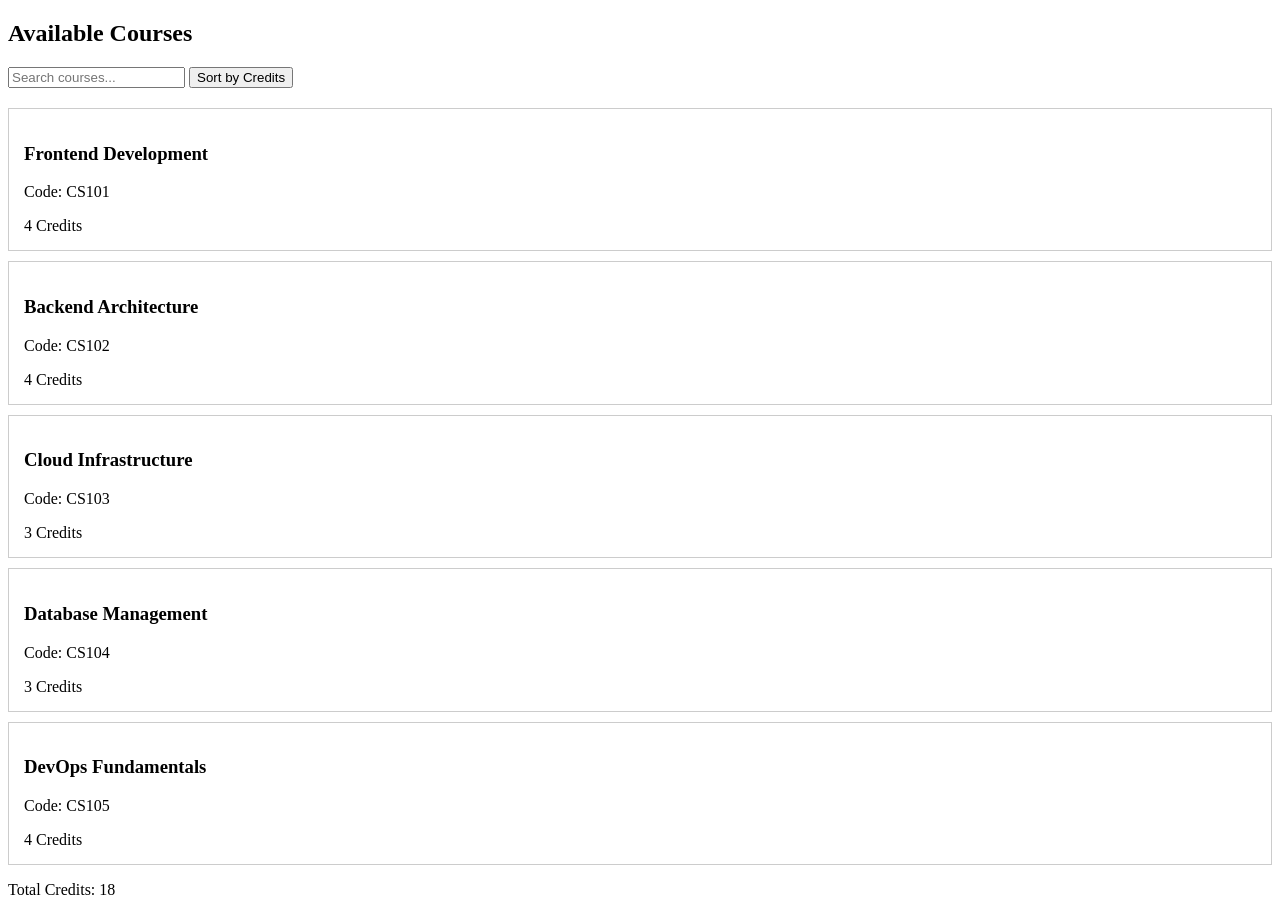
<file: frontend/index.html>
<!DOCTYPE html>
<html lang="en">
<head>
    <meta charset="UTF-8">
    <meta name="viewport" content="width=device-width, initial-scale=1.0">
    <title>Student Portal - Hands On 3</title>
    <style>
        .course-card { border: 1px solid #ccc; padding: 15px; margin: 10px 0; cursor: pointer; }
        .controls { margin-bottom: 20px; }
        #selected-course { margin-top: 10px; color: green; font-weight: bold; }
    </style>
</head>
<body>
    <main>
        <section id="courses">
            <h2>Available Courses</h2>
            
            <div class="controls">
                <input type="text" id="search-courses" placeholder="Search courses...">
                <button id="sort-credits">Sort by Credits</button>
            </div>
            
            <div id="selected-course"></div>

            <div class="course-grid"></div>
            <p id="total-credits"></p>
        </section>
    </main>
    <script type="module" src="app.js"></script>
</body>
</html>
</file>
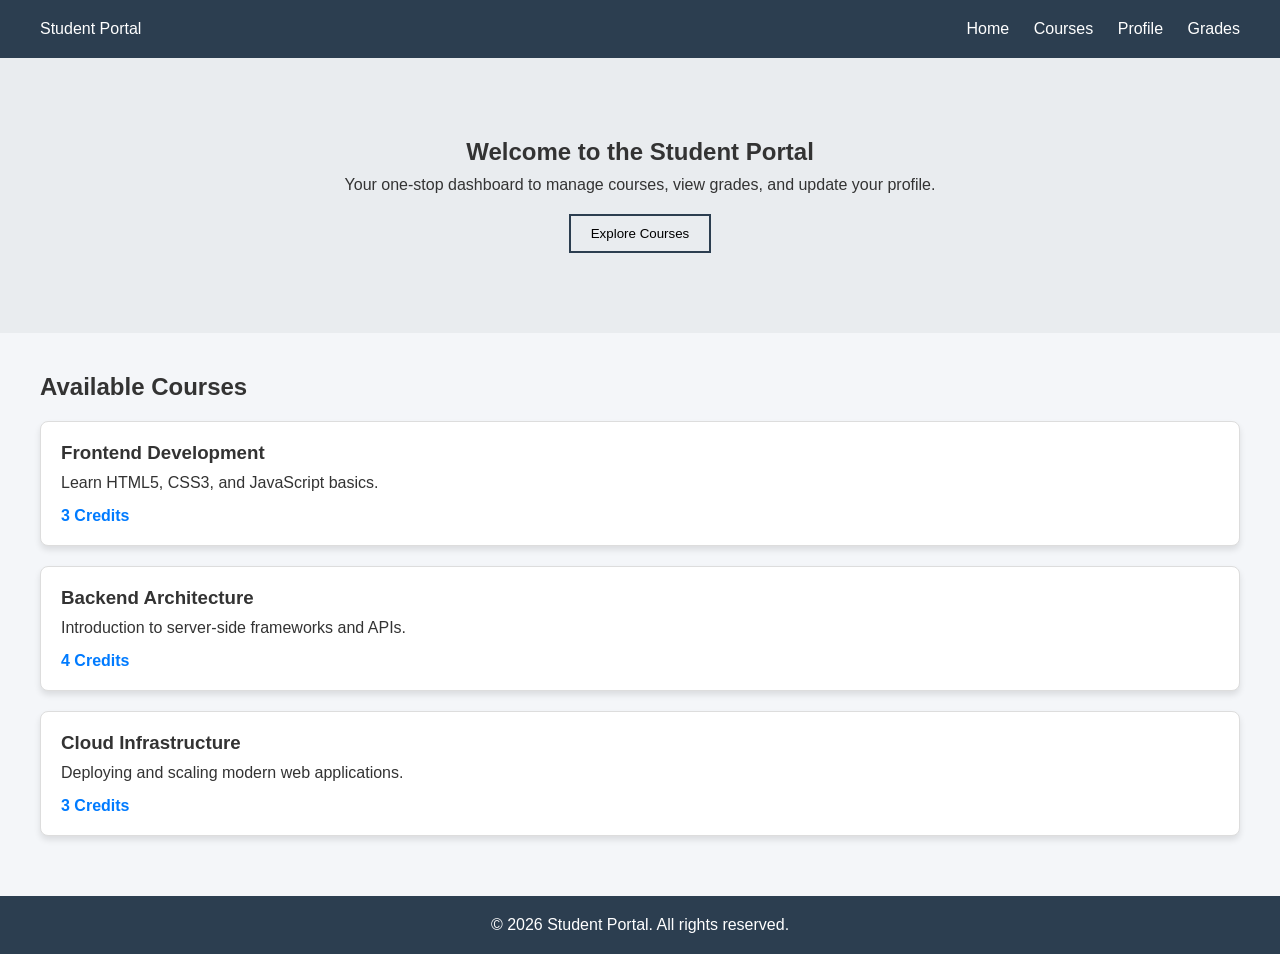
<file: frontend/HandsOn1/index.html>
<!DOCTYPE html>
<html lang="en">
<head>
    <meta charset="UTF-8">
    <meta name="viewport" content="width=device-width, initial-scale=1.0">
    <title>Student Portal</title>
    <!-- Links the external CSS file as requested -->
    <link rel="stylesheet" href="styles.css">
</head>
<body>
    
    <header>
        <div>Student Portal</div>
        <nav>
            <ul>
                <li><a href="#">Home</a></li>
                <li><a href="#">Courses</a></li>
                <li><a href="#">Profile</a></li>
                <li><a href="#">Grades</a></li>
            </ul>
        </nav>
    </header>

    <main>
        <section id="hero">
            <h1>Welcome to the Student Portal</h1>
            <p>Your one-stop dashboard to manage courses, view grades, and update your profile.</p>
            <button>Explore Courses</button>
        </section>

        <section id="courses">
            <h2>Available Courses</h2>
            
            <!-- Using article for self-contained course cards -->
            <article class="course-card">
                <h3>Frontend Development</h3>
                <p>Learn HTML5, CSS3, and JavaScript basics.</p>
                <span>3 Credits</span>
            </article>

            <article class="course-card">
                <h3>Backend Architecture</h3>
                <p>Introduction to server-side frameworks and APIs.</p>
                <span>4 Credits</span>
            </article>

            <article class="course-card">
                <h3>Cloud Infrastructure</h3>
                <p>Deploying and scaling modern web applications.</p>
                <span>3 Credits</span>
            </article>
        </section>
    </main>

    <footer>
        <p>&copy; 2026 Student Portal. All rights reserved.</p>
    </footer>

</body>
</html>
</file>
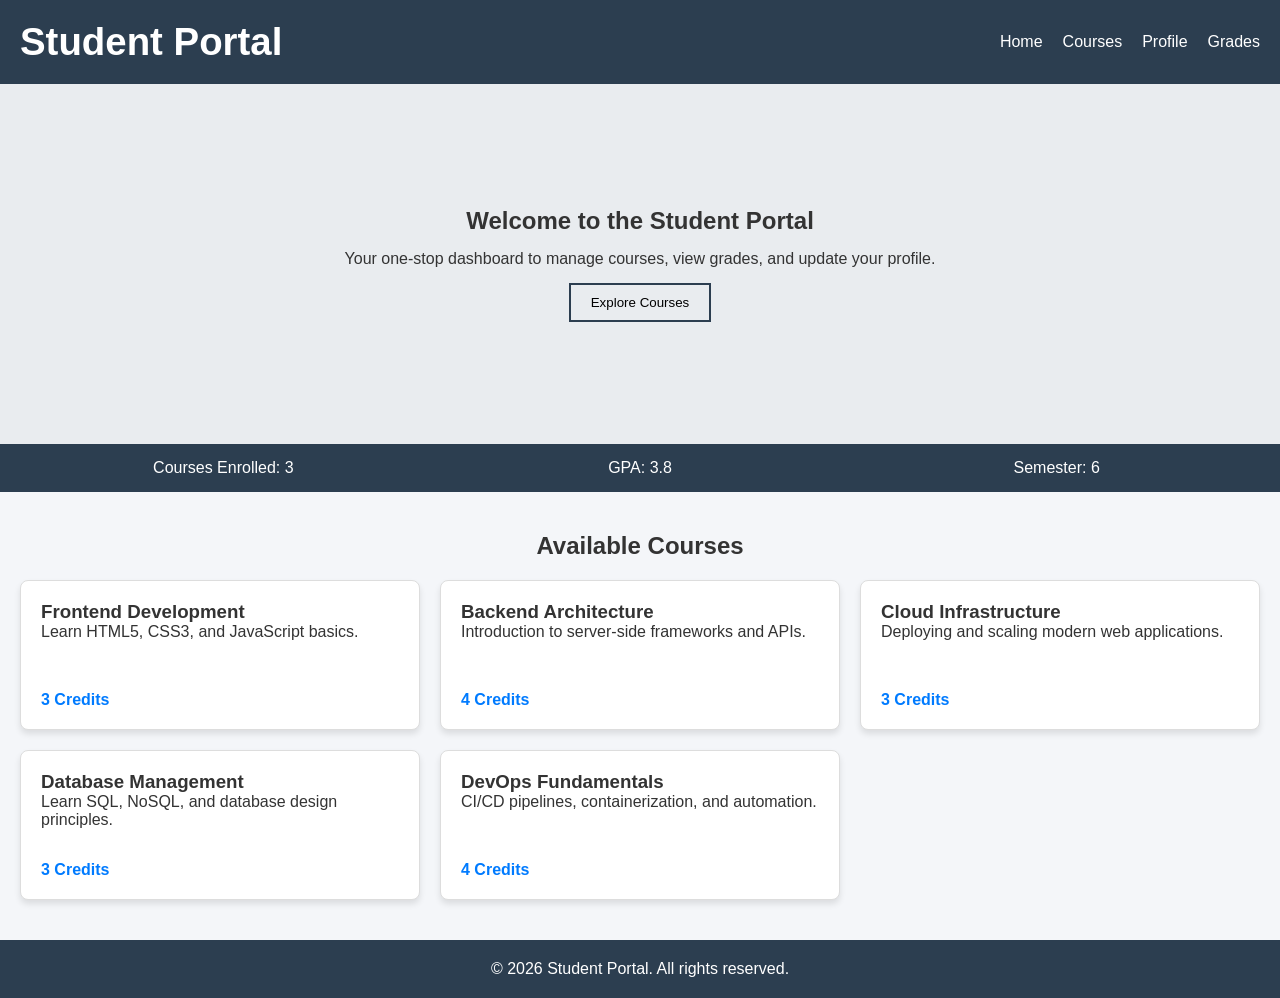
<file: frontend/HandsOn2/index.html>
<!DOCTYPE html>
<html lang="en">
<head>
    <meta charset="UTF-8">
    <meta name="viewport" content="width=device-width, initial-scale=1.0">
    <title>Student Portal</title>
    <link rel="stylesheet" href="styles.css">
</head>
<body>
    
    <header>
        <div class="site-title">Student Portal</div>
        <!-- Mobile hamburger placeholder -->
        <div class="menu-toggle">☰ Menu</div>
        <nav class="main-nav">
            <ul>
                <li><a href="#">Home</a></li>
                <li><a href="#">Courses</a></li>
                <li><a href="#">Profile</a></li>
                <li><a href="#">Grades</a></li>
            </ul>
        </nav>
    </header>

    <main>
        <section id="hero">
            <h1>Welcome to the Student Portal</h1>
            <p>Your one-stop dashboard to manage courses, view grades, and update your profile.</p>
            <button>Explore Courses</button>
        </section>

        <!-- Task 1: Student Stats Bar -->
        <section id="stats-bar">
            <div class="stat">Courses Enrolled: 3</div>
            <div class="stat">GPA: 3.8</div>
            <div class="stat">Semester: 6</div>
        </section>

        <section id="courses">
            <h2>Available Courses</h2>
            
            <!-- Task 2: Course Grid Wrapper -->
            <div class="course-grid">
                <article class="course-card">
                    <h3>Frontend Development</h3>
                    <p>Learn HTML5, CSS3, and JavaScript basics.</p>
                    <span>3 Credits</span>
                </article>

                <article class="course-card">
                    <h3>Backend Architecture</h3>
                    <p>Introduction to server-side frameworks and APIs.</p>
                    <span>4 Credits</span>
                </article>

                <article class="course-card">
                    <h3>Cloud Infrastructure</h3>
                    <p>Deploying and scaling modern web applications.</p>
                    <span>3 Credits</span>
                </article>
                
                <!-- Task 2: Two Additional Course Cards -->
                <article class="course-card">
                    <h3>Database Management</h3>
                    <p>Learn SQL, NoSQL, and database design principles.</p>
                    <span>3 Credits</span>
                </article>

                <article class="course-card">
                    <h3>DevOps Fundamentals</h3>
                    <p>CI/CD pipelines, containerization, and automation.</p>
                    <span>4 Credits</span>
                </article>
            </div>
        </section>
    </main>

    <footer>
        <p>&copy; 2026 Student Portal. All rights reserved.</p>
    </footer>

</body>
</html>
</file>
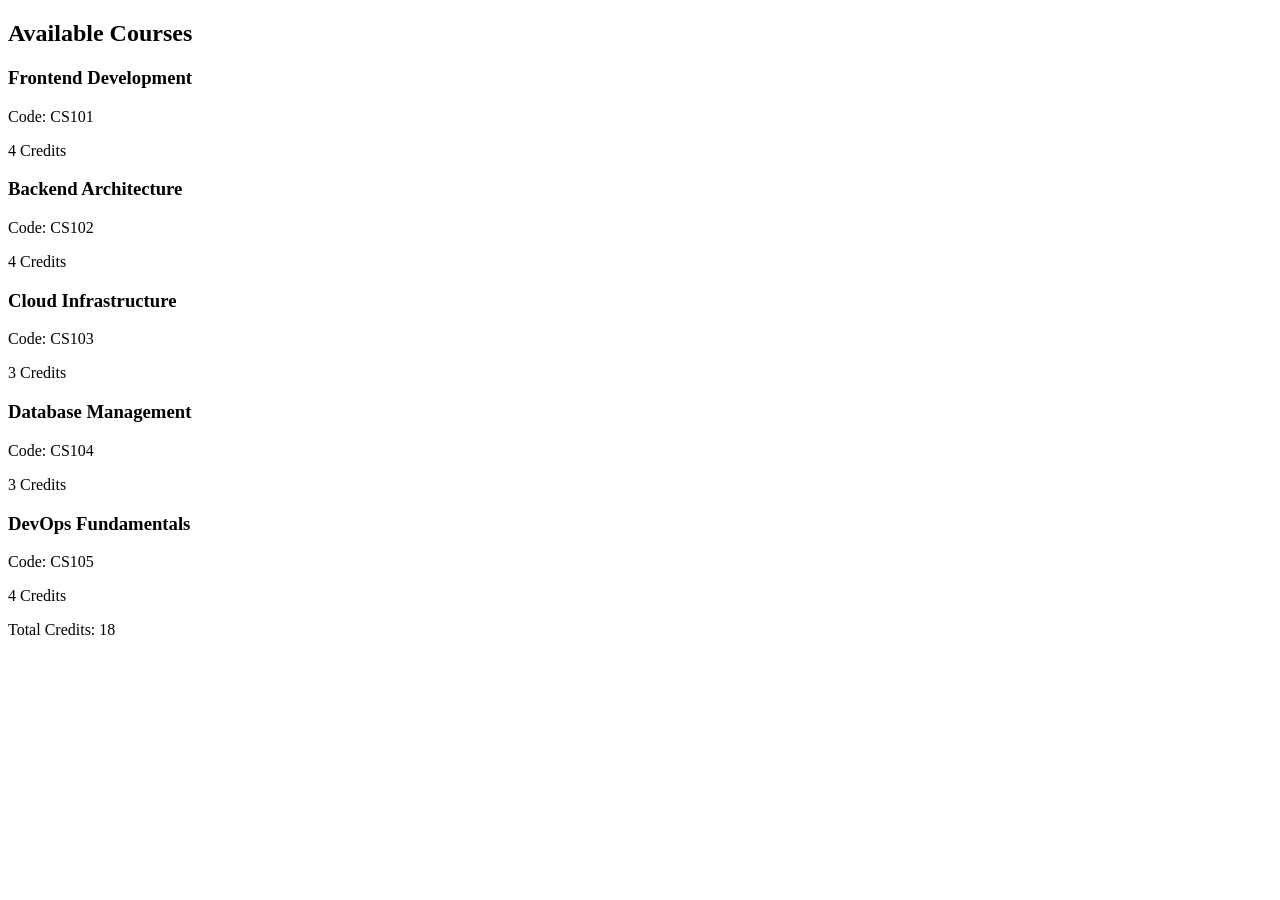
<file: frontend/HandsOn3/index.html>
<!DOCTYPE html>
<html lang="en">
<head>
    <meta charset="UTF-8">
    <meta name="viewport" content="width=device-width, initial-scale=1.0">
    <title>Student Portal - Hands On 3</title>
</head>
<body>
    <main>
        <section id="courses">
            <h2>Available Courses</h2>
            <div class="course-grid"></div>
            <p id="total-credits"></p>
        </section>
    </main>
    <script type="module" src="app.js"></script>
</body>
</html>
</file>
<file: frontend/HandsOn1/styles.css>
/* 1. CSS Reset */
* {
    margin: 0;
    padding: 0;
    box-sizing: border-box;
}

/* 2. Body Typography & Background */
body {
    font-family: Arial, sans-serif;
    background-color: #f4f6f9;
    color: #333333;
}

/* 3. Header Styling */
header {
    background-color: #2c3e50;
    color: #ffffff;
    padding: 20px 40px;
    display: flex;
    justify-content: space-between;
    align-items: center;
}

/* 4. Navigation Links */
header nav ul {
    list-style: none;
}

header nav ul li {
    display: inline;
    margin-left: 20px;
}

header nav ul li a {
    text-decoration: none;
    color: #ffffff;
}

/* 5. Hero Section */
#hero {
    text-align: center;
    padding: 80px 20px;
    background-color: #e9ecef;
}

#hero h1 {
    margin-bottom: 10px;
}

#hero button {
    margin-top: 20px;
    padding: 10px 20px;
    border: 2px solid #2c3e50;
    background-color: transparent;
    cursor: pointer;
}

#hero button:hover {
    background-color: #2c3e50;
    color: #ffffff;
}

/* 6. Courses Section */
#courses {
    padding: 40px;
}

#courses h2 {
    margin-bottom: 20px;
}

/* 7. Course Cards */
.course-card {
    background-color: #ffffff;
    padding: 20px;
    margin-bottom: 20px;
    border: 1px solid #dddddd;
    border-radius: 8px;
    box-shadow: 0 4px 6px rgba(0, 0, 0, 0.1);
}

.course-card h3 {
    margin-bottom: 10px;
}

.course-card p {
    margin-bottom: 15px;
}

.course-card span {
    font-weight: bold;
    color: #007bff;
}

/* Footer Styling */
footer {
    text-align: center;
    padding: 20px;
    background-color: #2c3e50;
    color: white;
}
</file>
<file: frontend/HandsOn2/styles.css>
/* =========================================
   Base Styles & Reset
   ========================================= */
* {
    margin: 0;
    padding: 0;
    box-sizing: border-box;
}

body {
    font-family: Arial, sans-serif;
    background-color: #f4f6f9;
    color: #333333;
}

/* =========================================
   Mobile-First Layout (Default)
   ========================================= */

/* Header & Navigation (Task 1) */
header {
    background-color: #2c3e50;
    color: #ffffff;
    padding: 20px;
    display: flex;
    justify-content: space-between;
    align-items: center;
    flex-wrap: wrap; /* Allows nav to drop below title on small screens */
}

/* Task 3: Fluid Typography */
.site-title {
    font-size: clamp(1.5rem, 3vw, 2.5rem);
    font-weight: bold;
}

.menu-toggle {
    display: block; /* Visible on mobile */
    cursor: pointer;
}

.main-nav {
    display: none; /* Hidden by default on mobile, toggled via JS in later steps */
    width: 100%;
    margin-top: 15px;
}

.main-nav ul {
    list-style: none;
    display: flex;
    flex-direction: column; /* Stack links on mobile */
    gap: 15px;
    align-items: center;
}

.main-nav ul li a {
    text-decoration: none;
    color: #ffffff;
}

/* Hero Section (Task 1 & Task 3) */
#hero {
    text-align: center;
    padding: 40px 20px; /* Smaller padding for mobile */
    background-color: #e9ecef;
    display: flex;
    flex-direction: column;
    align-items: center;
    justify-content: center;
    min-height: 40vh; /* Viewport Unit requirement */
    gap: 15px;
}

#hero button {
    padding: 10px 20px;
    border: 2px solid #2c3e50;
    background-color: transparent;
    cursor: pointer;
}

#hero button:hover {
    background-color: #2c3e50;
    color: #ffffff;
}

/* Stats Bar (Task 1) */
#stats-bar {
    display: flex;
    flex-direction: column; /* Stack vertically on mobile */
    gap: 10px;
    background-color: #2c3e50;
    color: white;
    padding: 15px 20px;
    align-items: center;
}

.stat {
    flex: 1; /* Makes children grow equally */
    text-align: center;
}

/* Courses Section (Task 2 & 3) */
#courses {
    padding: 40px 20px;
}

#courses h2 {
    margin-bottom: 20px;
    text-align: center;
}

/* CSS Grid Course Layout */
.course-grid {
    display: grid;
    grid-template-columns: 1fr; /* Single column default for mobile */
    gap: 20px;
}

.course-card {
    background-color: #ffffff;
    padding: 20px;
    border: 1px solid #dddddd;
    border-radius: 8px;
    box-shadow: 0 4px 6px rgba(0, 0, 0, 0.1);
    min-height: 150px;
    align-self: stretch; /* Fills grid cell */
    display: flex;
    flex-direction: column;
}

.course-card span {
    margin-top: auto; /* Pushes the credits span to the bottom of the card */
    font-weight: bold;
    color: #007bff;
}

footer {
    text-align: center;
    padding: 20px;
    background-color: #2c3e50;
    color: white;
}

/* =========================================
   Media Queries (Enhancements for larger screens)
   ========================================= */

/* Tablet (min-width: 768px) */
@media (min-width: 768px) {
    .menu-toggle {
        display: none; /* Hide the hamburger menu */
    }
    
    .main-nav {
        display: flex; /* Show full nav */
        width: auto;
        margin-top: 0;
    }

    .main-nav ul {
        flex-direction: row; /* Horizontal links */
        gap: 20px;
    }

    #stats-bar {
        flex-direction: row; /* Horizontal stats bar */
        justify-content: space-evenly;
    }

    .course-grid {
        grid-template-columns: repeat(2, 1fr); /* 2 columns for tablet */
        
        /* Note: If adhering strictly to Step 23's self-responsive hint instead of explicit media queries, 
           you would use: grid-template-columns: repeat(auto-fit, minmax(280px, 1fr)); */
    }
}

/* Desktop (min-width: 1024px) */
@media (min-width: 1024px) {
    #hero {
        padding: 80px 20px; /* Increase hero section padding */
    }

    .course-grid {
        grid-template-columns: repeat(3, 1fr); /* 3 columns for desktop */
    }
}
</file>
